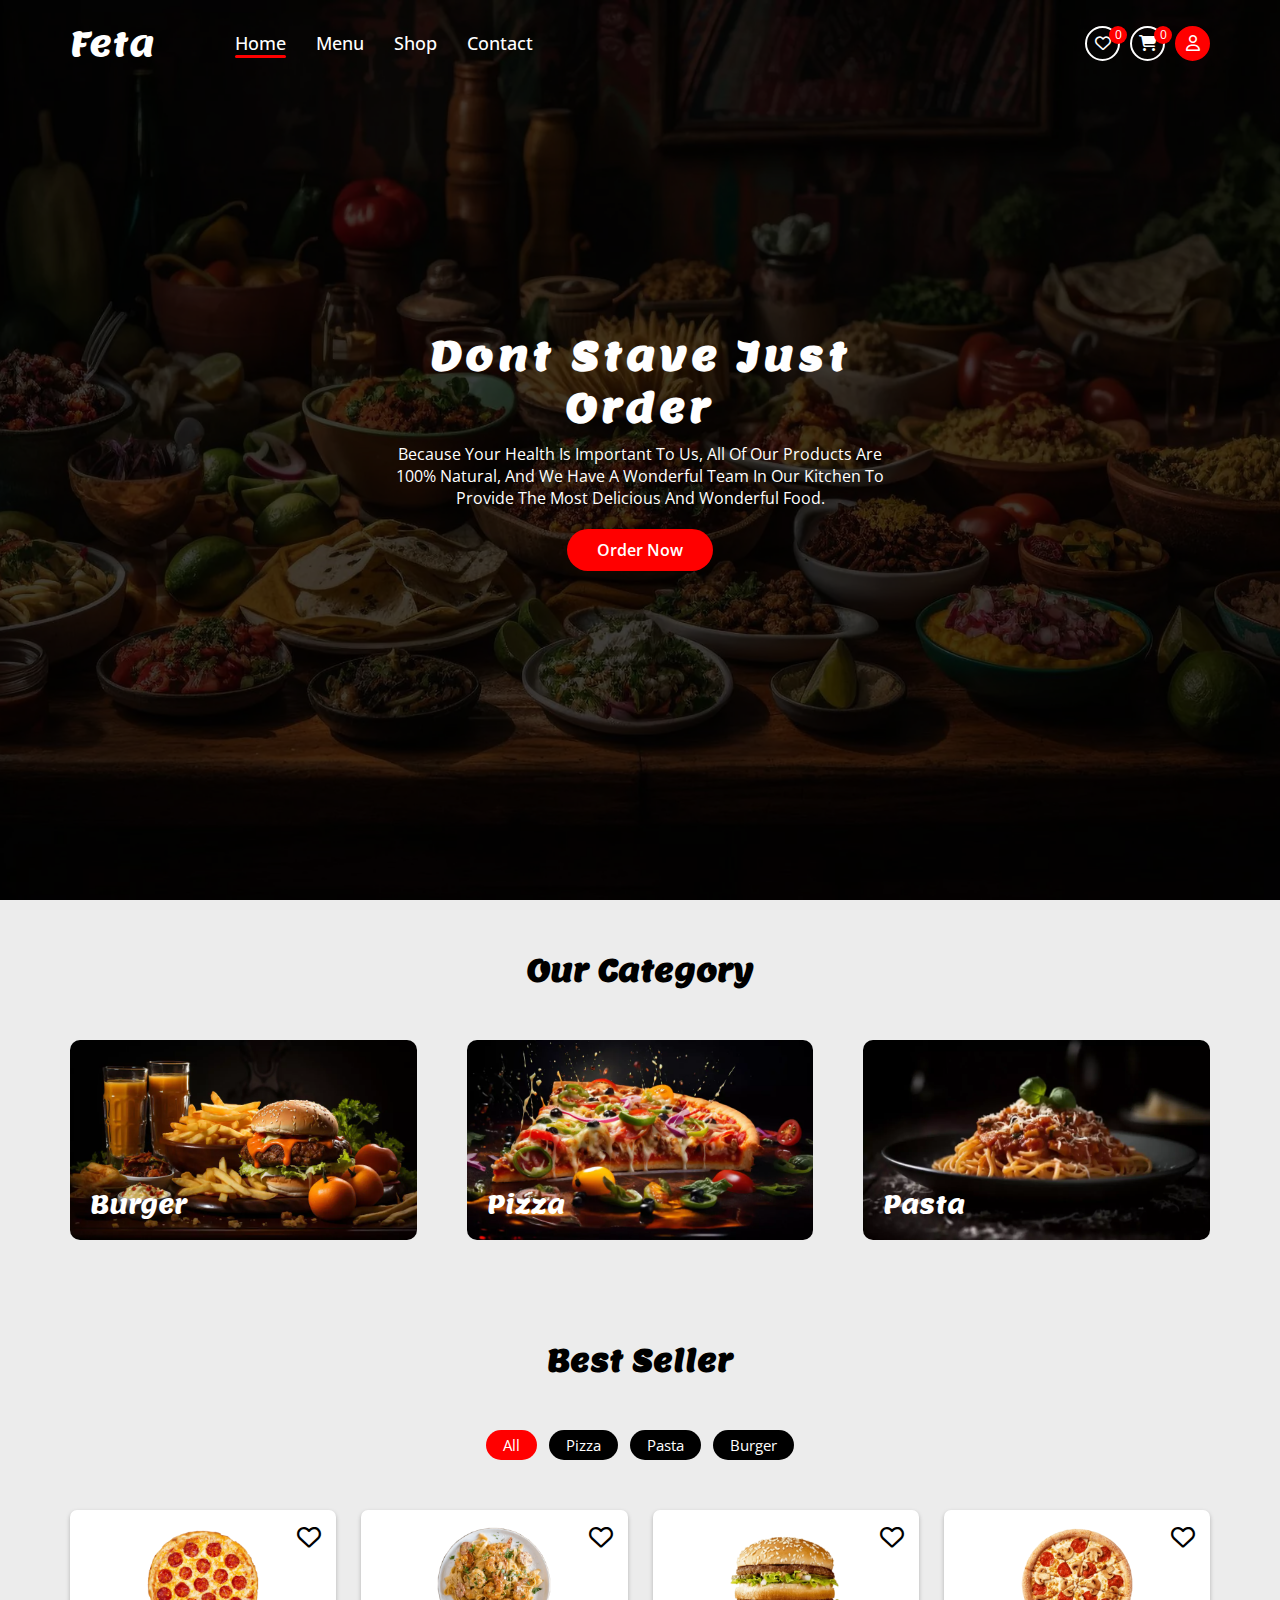
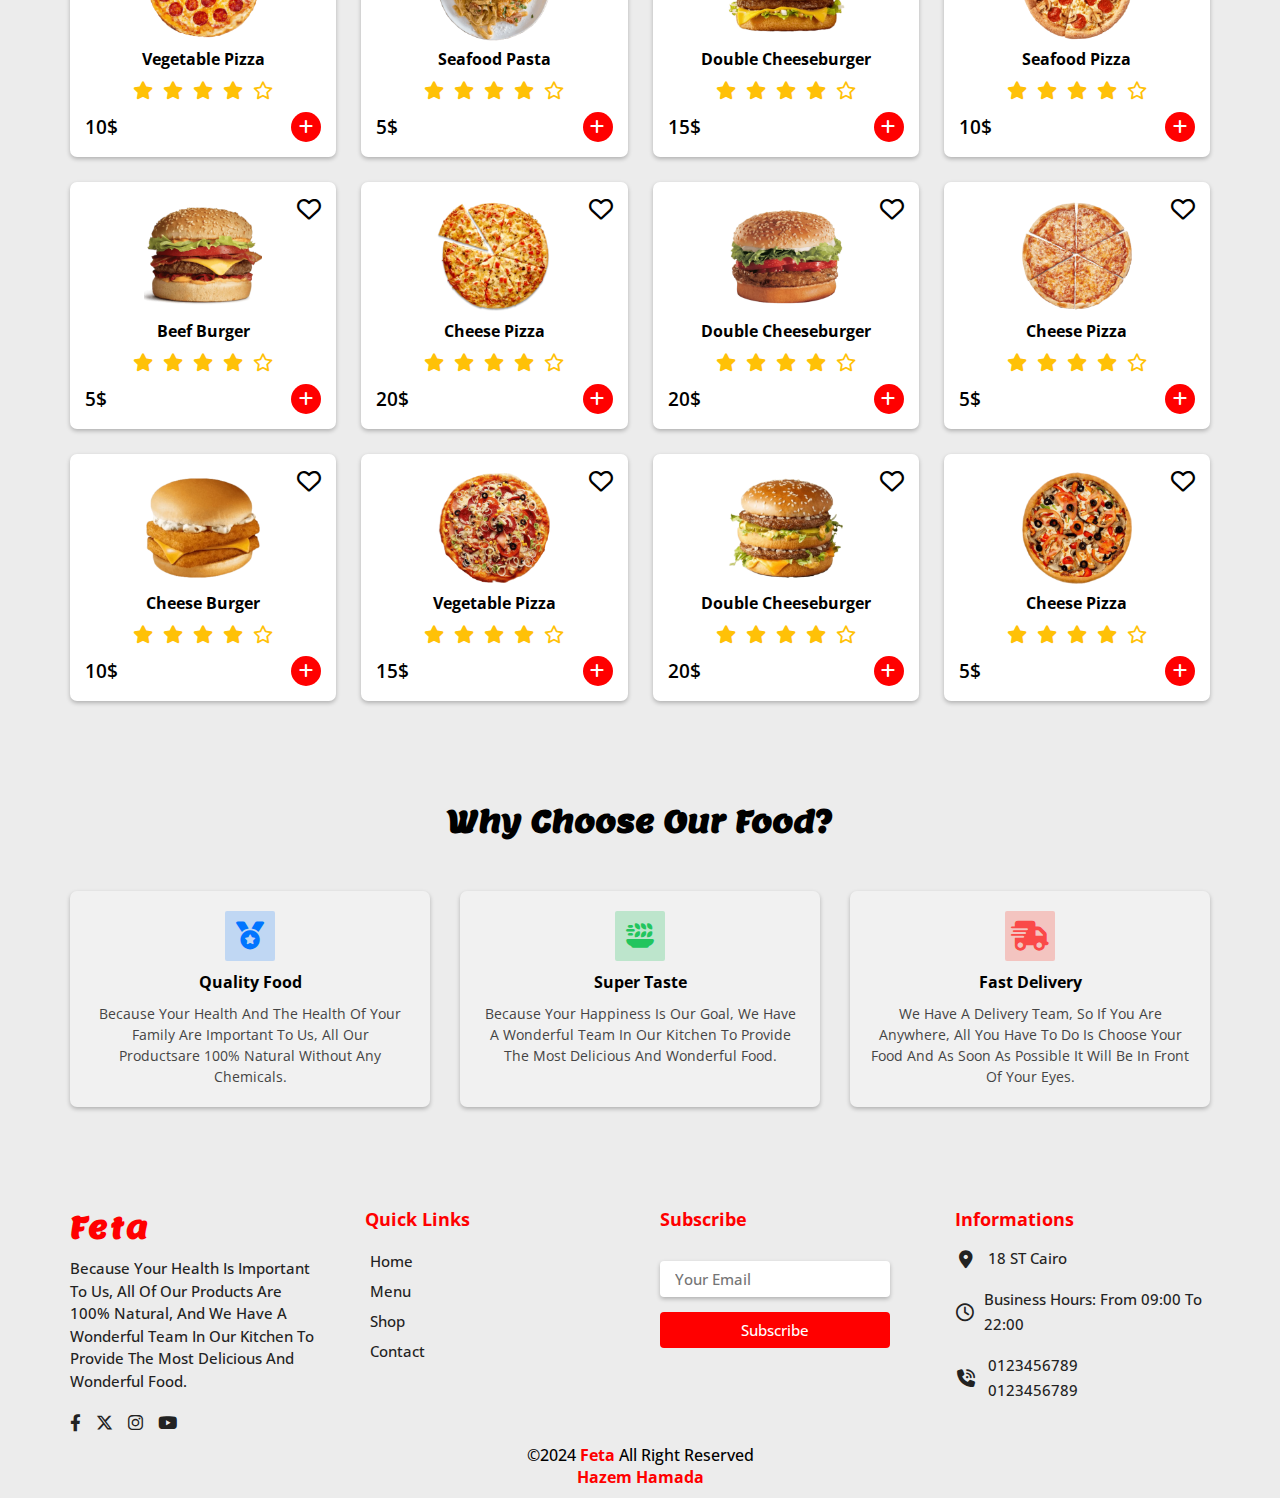
<file: index.html>
<!DOCTYPE html>
<html lang="en">
    <head>
        <meta charset="UTF-8">
        <meta name="viewport" content="width=device-width, initial-scale=1.0">
        <title>Feta</title>
        <link rel="stylesheet" href="css/all.min.css">
        <link rel="stylesheet" href="css/main.css">
        <link rel="preconnect" href="https://fonts.googleapis.com">
        <link rel="preconnect" href="https://fonts.gstatic.com" crossorigin>
        <link rel="stylesheet" href="https://fonts.googleapis.com/css2?family=Lemon&family=Open+Sans:wght@400;500;600;700;800&display=swap">
    </head>
    <body>
        <div class="header">
            <div class="container">
                <a class="logo" href="index.html">Feta</a>
                <div class="nav">
                    <ul class="links">
                        <li><a href="index.html" class="active">Home</a></li>
                        <li><a href="menu.html">Menu</a></li>
                        <li><a href="shop.html">Shop</a></li>
                        <li><a href="contact.html">Contact</a></li>
                    </ul>
                    <ul class="icons">
                        <li class="favoriteIcon">
                            <i class="fa-regular fa-heart"></i>
                            <span class="count">0</span>
                        </li>
                        <li class="cartIcon">
                            <i class="fa-solid fa-cart-shopping"></i>
                            <span class="count">0</span>
                        </li>
                        <li class="toggle-menu">
                            <i class="fa-solid fa-bars"></i>
                        </li>
                        <li>
                            <i class="fa-regular fa-user"></i>
                        </li>
                    </ul>
                </div>
            </div>
        </div>
        <div class="home-landing">
            <div class="text">
                <h2>Dont Stave Just Order</h2>
                <p>
                    Because your health is important to us, all of our products are 100% natural, and we
                    have a wonderful team in our kitchen to provide the most delicious and wonderful food.
                </p>
                <a href="shop.html" class="btn">Order Now</a>
            </div>
        </div>
        <div class="cart">
            <div class="head">
                <h3>Cart Products</h3>
                <i class="close fa-solid fa-xmark"></i>
            </div>
            <ul class="cartProducts"></ul>
            <div class="checkOut">
                <div class="cleanCart"><i class="fa-solid fa-trash"></i></div>
                <div class="total">0</div>
            </div>
        </div>
        <div class="favorite">
            <div class="head">
                <h3>Favorite Products</h3>
                <i class="close fa-solid fa-xmark"></i>
            </div>
            <ul class="favoriteProducts"></ul>
            <div class="checkOut">
                <div class="cleanFavorite"><i class="fa-solid fa-trash"></i></div>
            </div>
        </div>
        <div class="up">
            <i class="fa-solid fa-arrow-up"></i>
        </div>
        <div class="category">
            <div class="container">
                <h2 class="main-heading">Our Category</h2>
                <div class="cards">
                    <div class="card">
                        <span>Burger</span>
                    </div>
                    <div class="card">
                        <span>Pizza</span>
                    </div>
                    <div class="card">
                        <span>Pasta</span>
                    </div>
                </div>
            </div>
        </div>
        <div class="best-seller">
            <div class="container">
                <h2 class="main-heading">Best Seller</h2>
                <ul class="shuffle">
                    <li class="active" data-class=".all">All</li>
                    <li data-class=".pizza">Pizza</li>
                    <li data-class=".pasta">Pasta</li>
                    <li data-class=".burger">Burger</li>
                </ul>
                <div class="cards-container"></div>
            </div>
        </div>
        <div class="features">
            <div class="container">
                <h2 class="main-heading">Why Choose Our Food?</h2>
                <div class="cards-container">
                    <div class="card">
                        <i class="blue fa-solid fa-medal"></i>
                        <h4>Quality Food</h4>
                        <p>
                            Because Your Health And The Health Of Your Family Are Important To Us, All
                            Our Productsare 100% Natural Without Any Chemicals.
                        </p>
                    </div>
                    <div class="card">
                        <i class="green fa-solid fa-plate-wheat"></i>
                        <h4>Super Taste</h4>
                        <p>
                            Because Your Happiness Is Our Goal, We Have A Wonderful Team In Our Kitchen
                            To Provide The Most Delicious And Wonderful Food.
                        </p>
                    </div>
                    <div class="card">
                        <i class="red fa-solid fa-truck-fast"></i>
                        <h4>Fast Delivery</h4>
                        <p>
                            We Have A Delivery Team, So If You Are Anywhere, All You Have To Do Is Choose
                            Your Food And As Soon As Possible It Will Be In Front Of Your Eyes.
                        </p>
                    </div>
                </div>
            </div>
        </div>
        <div class="footer">
            <div class="container">
                <div class="box">
                    <h2>Feta</h2>
                    <p>
                        Because your health is important to us, all of our products are 100% natural, and we
                        have a wonderful team in our kitchen to provide the most delicious and wonderful food.
                    </p>
                    <ul>
                        <li><i class="fa-brands fa-facebook-f"></i></li>
                        <li><i class="fa-brands fa-x-twitter"></i></li>
                        <li><i class="fa-brands fa-instagram"></i></li>
                        <li><i class="fa-brands fa-youtube"></i></li>
                    </ul>
                </div>
                <div class="links">
                    <h4>Quick Links</h4>
                    <ul>
                        <li><a href="index.html">Home</a></li>
                        <li><a href="menu.html">Menu</a></li>
                        <li><a href="shop.html">Shop</a></li>
                        <li><a href="contact.html">Contact</a></li>
                    </ul>
                </div>
                <div class="subscribe">
                    <h4>Subscribe</h4>
                    <form action="">
                        <input type="email" placeholder="Your Email">
                        <input type="submit" value="Subscribe">
                    </form>
                </div>
                <div class="info">
                    <h4>Informations</h4>
                    <div class="line">
                        <i class="fas fa-map-marker-alt fa-fw"></i>
                        <div>18 ST Cairo</div>
                    </div>
                    <div class="line">
                        <i class="far fa-clock fa-fw"></i>
                        <div>Business Hours: From 09:00 To 22:00</div>
                    </div>
                    <div class="line">
                        <i class="fas fa-phone-volume fa-fw"></i>
                        <div>
                            <span>0123456789</span>
                            <span>0123456789</span>
                        </div>
                    </div>
                </div>
            </div>
            <div class="copyRight">
                <p>&copy;2024 <span>Feta</span> All Right Reserved</p>
                <span>Hazem Hamada</span>
            </div>
        </div>
        <script src="js/main.js"></script>
    </body>
</html>
</file>
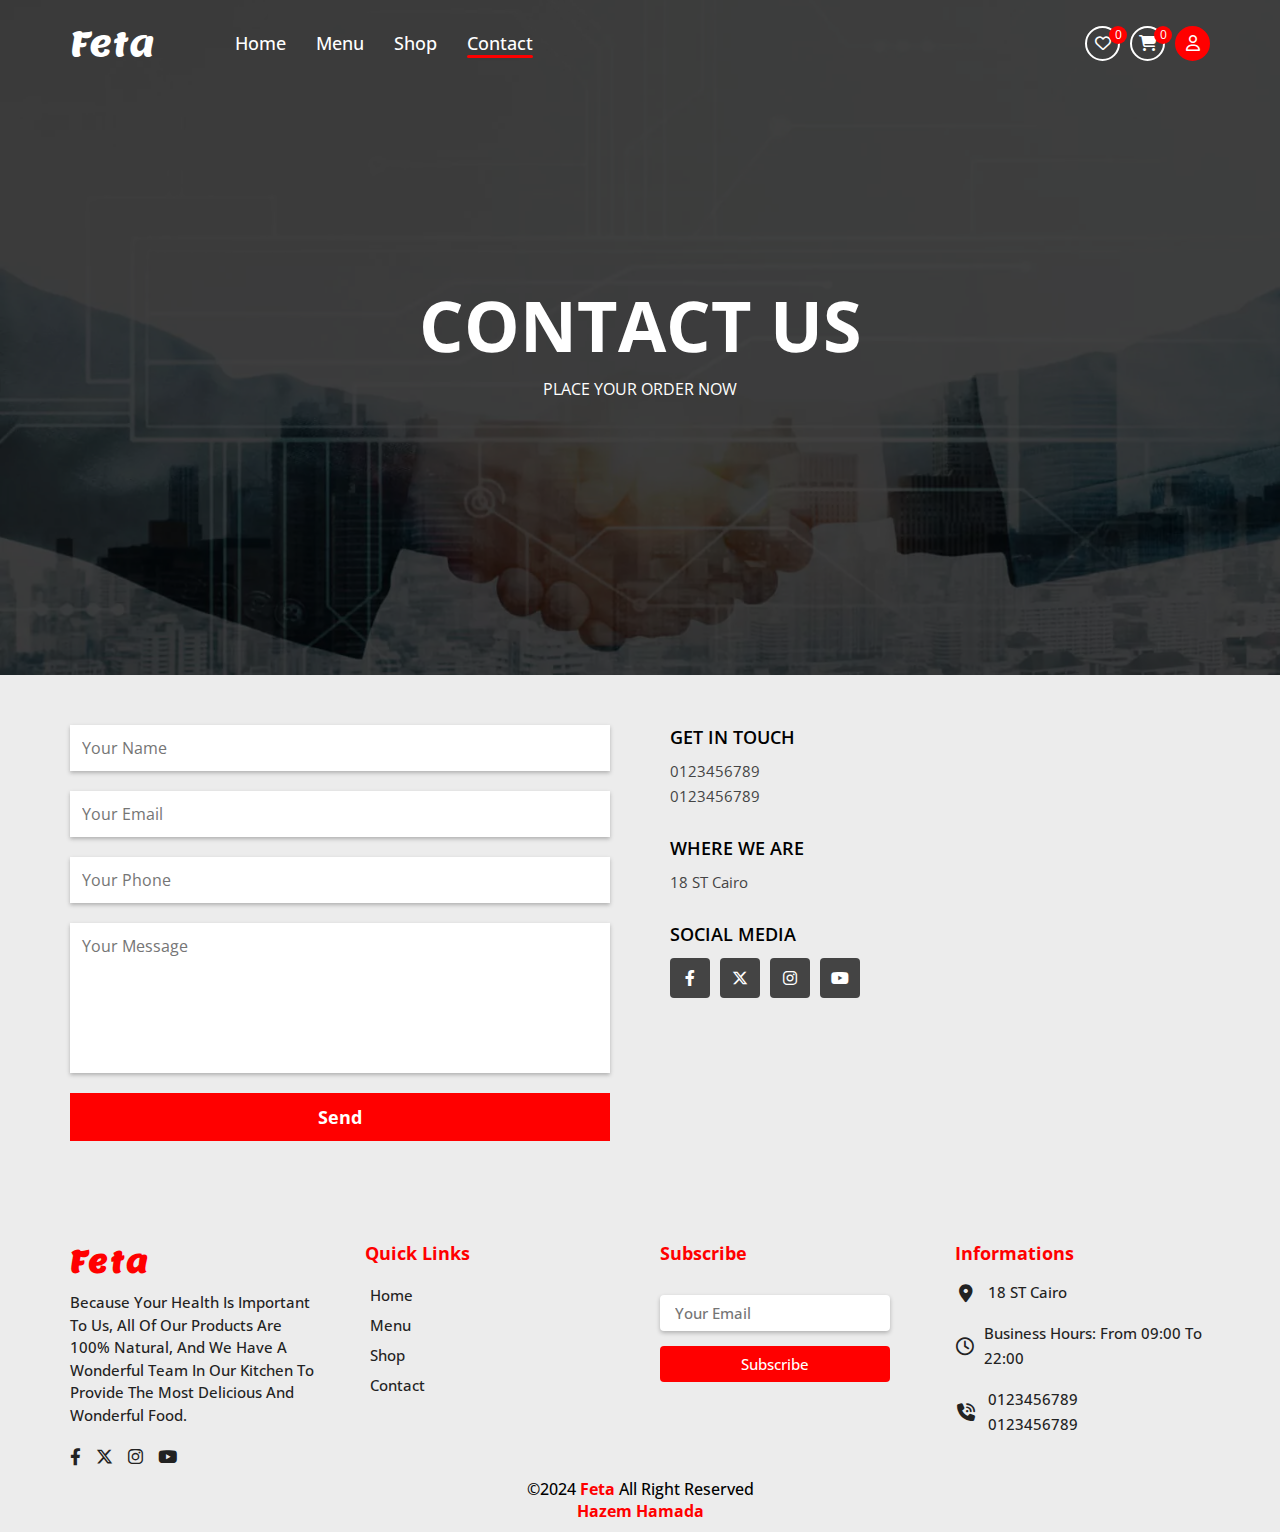
<file: contact.html>
<!DOCTYPE html>
<html lang="en">
    <head>
        <meta charset="UTF-8">
        <meta name="viewport" content="width=device-width, initial-scale=1.0">
        <title>Feta</title>
        <link rel="stylesheet" href="css/all.min.css">
        <link rel="stylesheet" href="css/main.css">
        <link rel="preconnect" href="https://fonts.googleapis.com">
        <link rel="preconnect" href="https://fonts.gstatic.com" crossorigin>
        <link rel="stylesheet" href="https://fonts.googleapis.com/css2?family=Lemon&family=Open+Sans:wght@400;500;600;700;800&display=swap">
    </head>
    <body>
        <div class="header">
            <div class="container">
                <a class="logo" href="index.html">Feta</a>
                <div class="nav">
                    <ul class="links">
                        <li><a href="index.html">Home</a></li>
                        <li><a href="menu.html">Menu</a></li>
                        <li><a href="shop.html">Shop</a></li>
                        <li><a href="contact.html" class="active">Contact</a></li>
                    </ul>
                    <ul class="icons">
                        <li class="favoriteIcon">
                            <i class="fa-regular fa-heart"></i>
                            <span class="count">0</span>
                        </li>
                        <li class="cartIcon">
                            <i class="fa-solid fa-cart-shopping"></i>
                            <span class="count">0</span>
                        </li>
                        <li class="toggle-menu">
                            <i class="fa-solid fa-bars"></i>
                        </li>
                        <li>
                            <i class="fa-regular fa-user"></i>
                        </li>
                    </ul>
                </div>
            </div>
        </div>
        <div class="contact-landing">
            <div class="text">
                <h2>Contact Us</h2>
                <p>Place your order now</p>
            </div>
        </div>
        <div class="cart">
            <div class="head">
                <h3>Cart Products</h3>
                <i class="close fa-solid fa-xmark"></i>
            </div>
            <ul class="cartProducts"></ul>
            <div class="checkOut">
                <div class="cleanCart"><i class="fa-solid fa-trash"></i></div>
                <div class="total">0</div>
            </div>
        </div>
        <div class="favorite">
            <div class="head">
                <h3>Favorite Products</h3>
                <i class="close fa-solid fa-xmark"></i>
            </div>
            <ul class="favoriteProducts"></ul>
            <div class="checkOut">
                <div class="cleanFavorite"><i class="fa-solid fa-trash"></i></div>
            </div>
        </div>
        <div class="up">
            <i class="fa-solid fa-arrow-up"></i>
        </div>
        <div class="contact">
            <div class="container">
                <form action="">
                    <input class="input" type="text" name="name" placeholder="Your Name">
                    <input class="input" type="email" name="email" placeholder="Your Email">
                    <input class="input" type="text" name="phone" placeholder="Your Phone">
                    <textarea class="input" name="message" placeholder="Your Message"></textarea>
                    <input class="submit" type="submit" value="Send">
                </form>
                <div class="info">
                    <h4>Get In Touch</h4>
                    <span>0123456789</span>
                    <span>0123456789</span>
                    <h4>Where We Are</h4>
                    <span>18 ST Cairo</span>
                    <h4>Social Media</h4>
                    <ul>
                        <li><i class="fa-brands fa-facebook-f"></i></li>
                        <li><i class="fa-brands fa-x-twitter"></i></li>
                        <li><i class="fa-brands fa-instagram"></i></li>
                        <li><i class="fa-brands fa-youtube"></i></li>
                    </ul>
                </div>
            </div>
        </div>
        <div class="footer">
            <div class="container">
                <div class="box">
                    <h2>Feta</h2>
                    <p>
                        Because your health is important to us, all of our products are 100% natural, and we
                        have a wonderful team in our kitchen to provide the most delicious and wonderful food.
                    </p>
                    <ul>
                        <li><i class="fa-brands fa-facebook-f"></i></li>
                        <li><i class="fa-brands fa-x-twitter"></i></li>
                        <li><i class="fa-brands fa-instagram"></i></li>
                        <li><i class="fa-brands fa-youtube"></i></li>
                    </ul>
                </div>
                <div class="links">
                    <h4>Quick Links</h4>
                    <ul>
                        <li><a href="index.html">Home</a></li>
                        <li><a href="menu.html">Menu</a></li>
                        <li><a href="shop.html">Shop</a></li>
                        <li><a href="contact.html">Contact</a></li>
                    </ul>
                </div>
                <div class="subscribe">
                    <h4>Subscribe</h4>
                    <form action="">
                        <input type="email" placeholder="Your Email">
                        <input type="submit" value="Subscribe">
                    </form>
                </div>
                <div class="info">
                    <h4>Informations</h4>
                    <div class="line">
                        <i class="fas fa-map-marker-alt fa-fw"></i>
                        <div>18 ST Cairo</div>
                    </div>
                    <div class="line">
                        <i class="far fa-clock fa-fw"></i>
                        <div>Business Hours: From 09:00 To 22:00</div>
                    </div>
                    <div class="line">
                        <i class="fas fa-phone-volume fa-fw"></i>
                        <div>
                            <span>0123456789</span>
                            <span>0123456789</span>
                        </div>
                    </div>
                </div>
            </div>
            <div class="copyRight">
                <p>&copy;2024 <span>Feta</span> All Right Reserved</p>
                <span>Hazem Hamada</span>
            </div>
        </div>
        <script src="js/main.js"></script>
    </body>
</html>
</file>
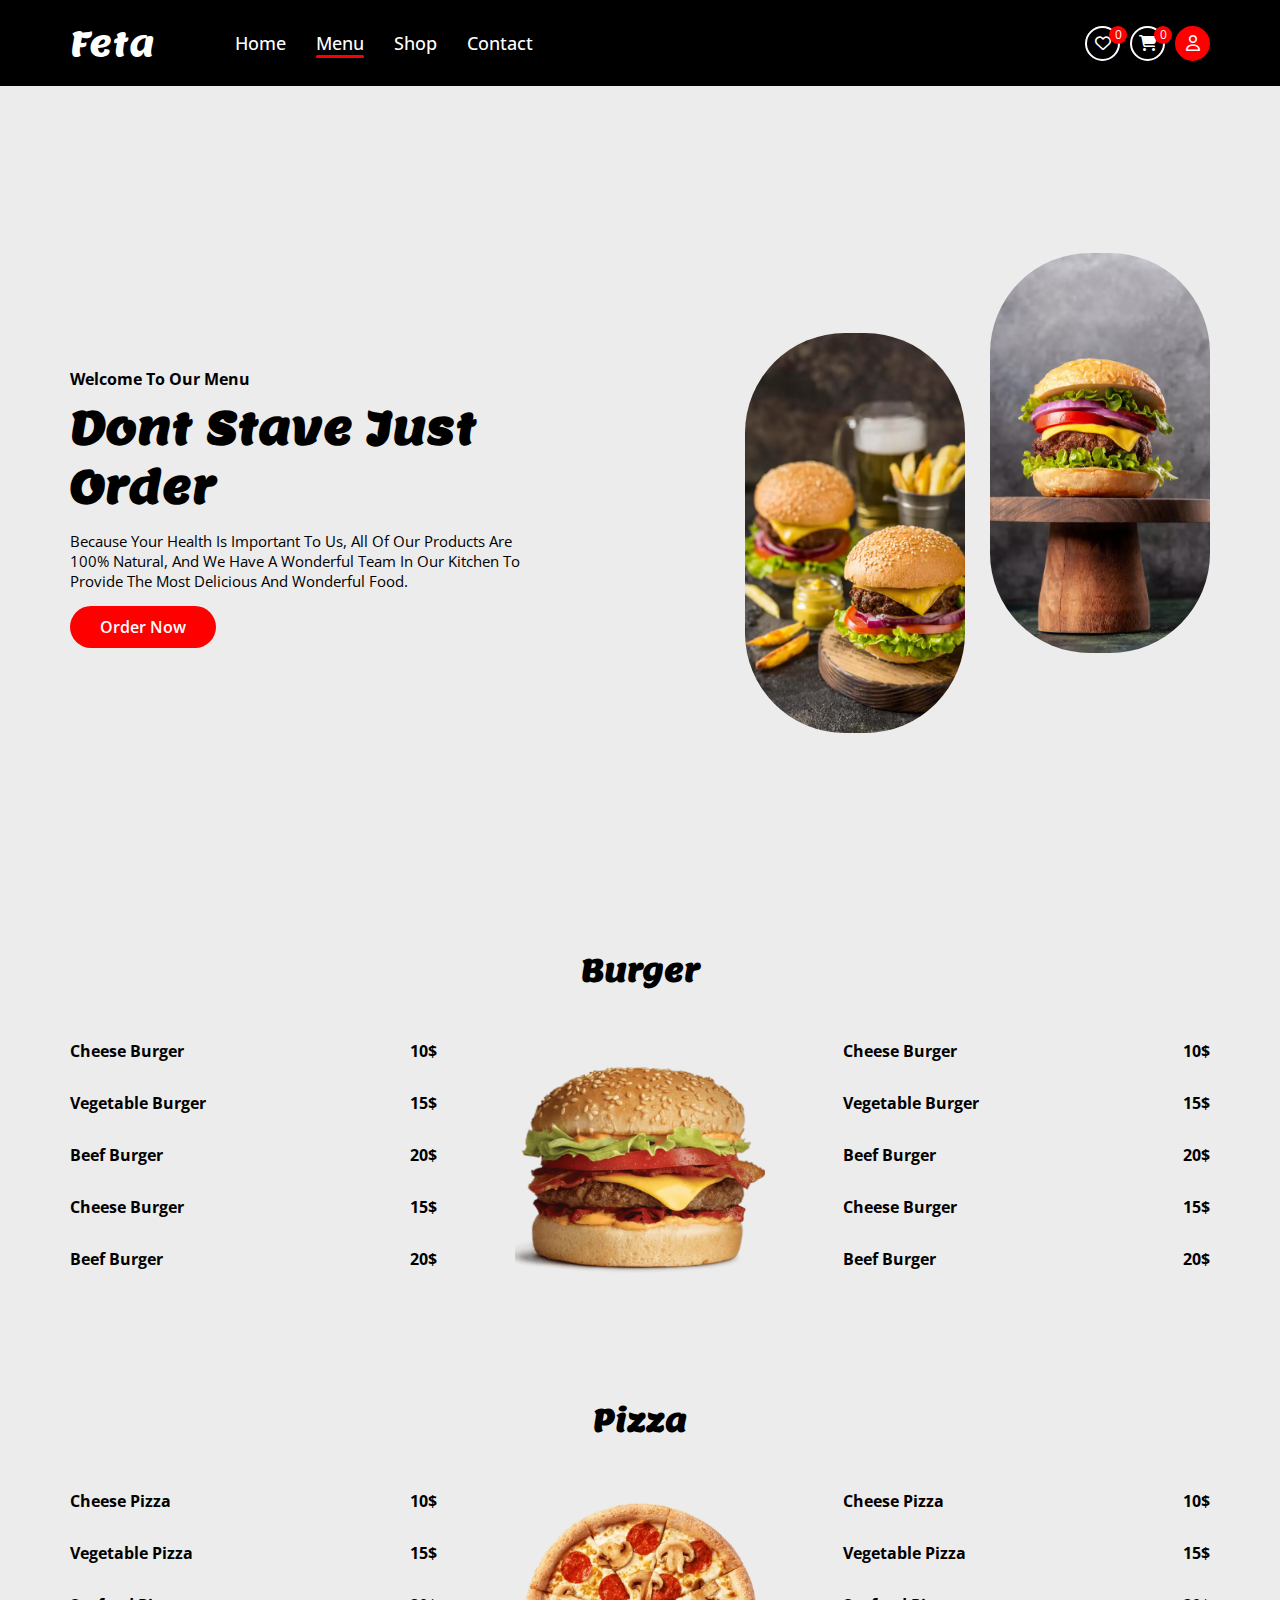
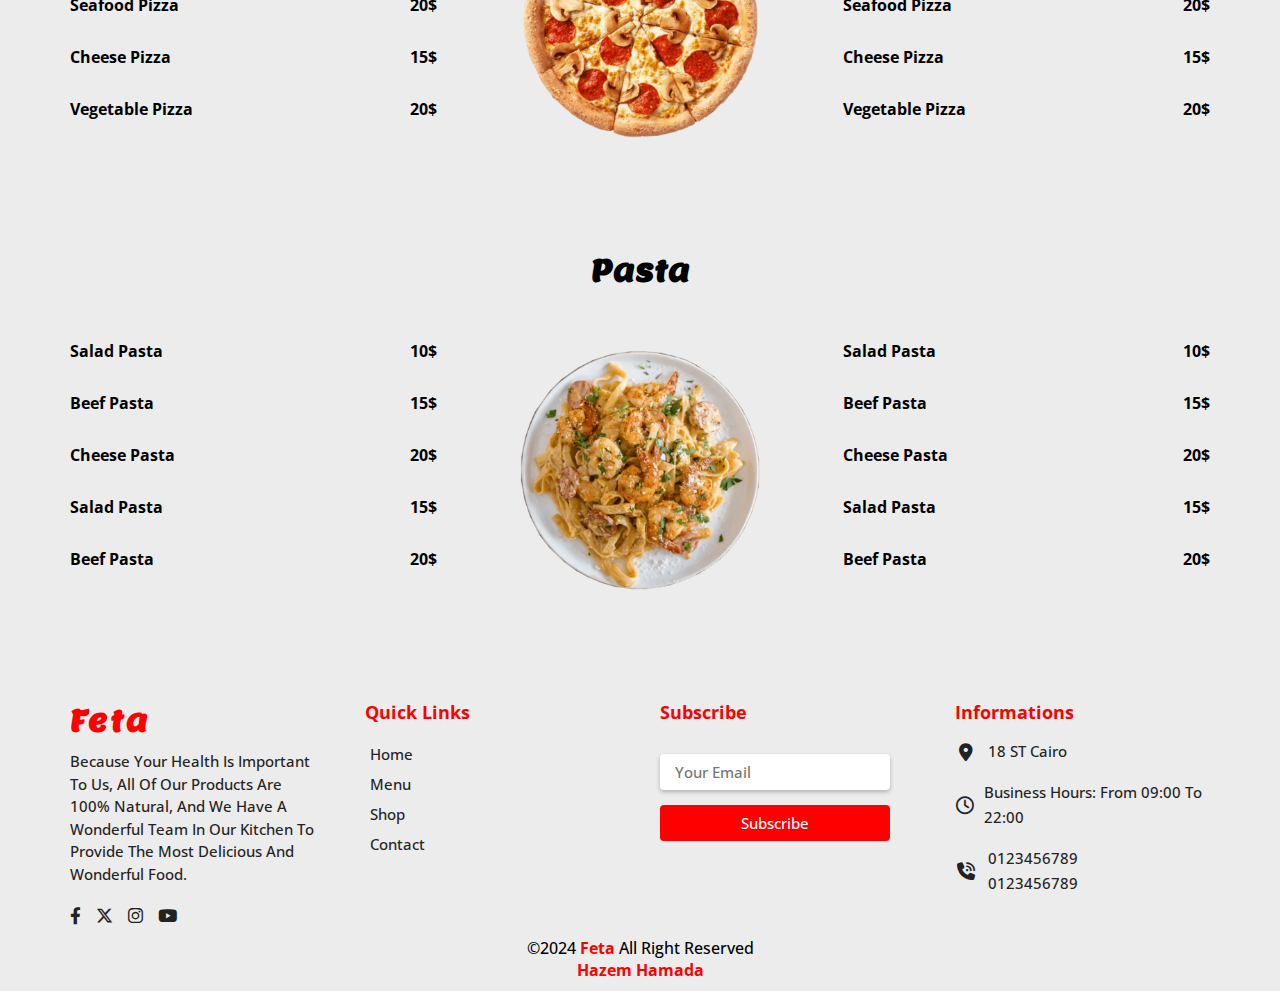
<file: menu.html>
<!DOCTYPE html>
<html lang="en">
    <head>
        <meta charset="UTF-8">
        <meta name="viewport" content="width=device-width, initial-scale=1.0">
        <title>Feta</title>
        <link rel="stylesheet" href="css/all.min.css">
        <link rel="stylesheet" href="css/main.css">
        <link rel="preconnect" href="https://fonts.googleapis.com">
        <link rel="preconnect" href="https://fonts.gstatic.com" crossorigin>
        <link rel="stylesheet" href="https://fonts.googleapis.com/css2?family=Lemon&family=Open+Sans:wght@400;500;600;700;800&display=swap">
    </head>
    <body>
        <div class="header dark">
            <div class="container">
                <a class="logo" href="index.html">Feta</a>
                <div class="nav">
                    <ul class="links">
                        <li><a href="index.html">Home</a></li>
                        <li><a href="menu.html" class="active">Menu</a></li>
                        <li><a href="shop.html">Shop</a></li>
                        <li><a href="contact.html">Contact</a></li>
                    </ul>
                    <ul class="icons">
                        <li class="favoriteIcon">
                            <i class="fa-regular fa-heart"></i>
                            <span class="count">0</span>
                        </li>
                        <li class="cartIcon">
                            <i class="fa-solid fa-cart-shopping"></i>
                            <span class="count">0</span>
                        </li>
                        <li class="toggle-menu">
                            <i class="fa-solid fa-bars"></i>
                        </li>
                        <li>
                            <i class="fa-regular fa-user"></i>
                        </li>
                    </ul>
                </div>
            </div>
        </div>
        <div class="menu-landing">
            <div class="container">
                <div class="text">
                    <h2>
                        <span>Welcome To Our Menu</span><br>
                        Dont Stave Just Order
                    </h2>
                    <p>
                        Because your health is important to us, all of our products are 100% natural, and we
                        have a wonderful team in our kitchen to provide the most delicious and wonderful food.
                    </p>
                    <a href="shop.html" class="btn">Order Now</a>
                </div>
                <div class="image">
                    <div class="one"></div>
                    <div class="two"></div>
                </div>
            </div>
        </div>
        <div class="cart">
            <div class="head">
                <h3>Cart Products</h3>
                <i class="close fa-solid fa-xmark"></i>
            </div>
            <ul class="cartProducts"></ul>
            <div class="checkOut">
                <div class="cleanCart"><i class="fa-solid fa-trash"></i></div>
                <div class="total">0</div>
            </div>
        </div>
        <div class="favorite">
            <div class="head">
                <h3>Favorite Products</h3>
                <i class="close fa-solid fa-xmark"></i>
            </div>
            <ul class="favoriteProducts"></ul>
            <div class="checkOut">
                <div class="cleanFavorite"><i class="fa-solid fa-trash"></i></div>
            </div>
        </div>
        <div class="up">
            <i class="fa-solid fa-arrow-up"></i>
        </div>
        <div class="food-menu">
            <div class="container">
                <h2 class="main-heading">Burger</h2>
                <div class="cards-container">
                    <div>
                        <ul>
                            <li>
                                Cheese Burger
                                <span>10&dollar;</span>
                            </li>
                            <li>
                                Vegetable Burger
                                <span>15&dollar;</span>
                            </li>
                            <li>
                                Beef Burger
                                <span>20&dollar;</span>
                            </li>
                            <li>
                                Cheese Burger
                                <span>15&dollar;</span>
                            </li>
                            <li>
                                Beef Burger
                                <span>20&dollar;</span>
                            </li>
                        </ul>
                    </div>
                    <div class="image">
                        <img src="images/burger-2.webp" alt="burger" loading="lazy">
                    </div>
                    <div>
                        <ul>
                            <li>
                                Cheese Burger
                                <span>10&dollar;</span>
                            </li>
                            <li>
                                Vegetable Burger
                                <span>15&dollar;</span>
                            </li>
                            <li>
                                Beef Burger
                                <span>20&dollar;</span>
                            </li>
                            <li>
                                Cheese Burger
                                <span>15&dollar;</span>
                            </li>
                            <li>
                                Beef Burger
                                <span>20&dollar;</span>
                            </li>
                        </ul>
                    </div>
                </div>
            </div>
        </div>
        <div class="food-menu">
            <div class="container">
                <h2 class="main-heading">Pizza</h2>
                <div class="cards-container">
                    <div>
                        <ul>
                            <li>
                                Cheese Pizza
                                <span>10&dollar;</span>
                            </li>
                            <li>
                                Vegetable Pizza
                                <span>15&dollar;</span>
                            </li>
                            <li>
                                Seafood Pizza
                                <span>20&dollar;</span>
                            </li>
                            <li>
                                Cheese Pizza
                                <span>15&dollar;</span>
                            </li>
                            <li>
                                Vegetable Pizza
                                <span>20&dollar;</span>
                            </li>
                        </ul>
                    </div>
                    <div class="image">
                        <img src="images/pizza-2.webp" alt="pizza" loading="lazy">
                    </div>
                    <div>
                        <ul>
                            <li>
                                Cheese Pizza
                                <span>10&dollar;</span>
                            </li>
                            <li>
                                Vegetable Pizza
                                <span>15&dollar;</span>
                            </li>
                            <li>
                                Seafood Pizza
                                <span>20&dollar;</span>
                            </li>
                            <li>
                                Cheese Pizza
                                <span>15&dollar;</span>
                            </li>
                            <li>
                                Vegetable Pizza
                                <span>20&dollar;</span>
                            </li>
                        </ul>
                    </div>
                </div>
            </div>
        </div>
        <div class="food-menu">
            <div class="container">
                <h2 class="main-heading">Pasta</h2>
                <div class="cards-container">
                    <div>
                        <ul>
                            <li>
                                Salad Pasta
                                <span>10&dollar;</span>
                            </li>
                            <li>
                                Beef Pasta
                                <span>15&dollar;</span>
                            </li>
                            <li>
                                Cheese Pasta
                                <span>20&dollar;</span>
                            </li>
                            <li>
                                Salad Pasta
                                <span>15&dollar;</span>
                            </li>
                            <li>
                                Beef Pasta
                                <span>20&dollar;</span>
                            </li>
                        </ul>
                    </div>
                    <div class="image">
                        <img src="images/pasta-1.webp" alt="pasta" loading="lazy">
                    </div>
                    <div>
                        <ul>
                            <li>
                                Salad Pasta
                                <span>10&dollar;</span>
                            </li>
                            <li>
                                Beef Pasta
                                <span>15&dollar;</span>
                            </li>
                            <li>
                                Cheese Pasta
                                <span>20&dollar;</span>
                            </li>
                            <li>
                                Salad Pasta
                                <span>15&dollar;</span>
                            </li>
                            <li>
                                Beef Pasta
                                <span>20&dollar;</span>
                            </li>
                        </ul>
                    </div>
                </div>
            </div>
        </div>
        <div class="footer">
            <div class="container">
                <div class="box">
                    <h2>Feta</h2>
                    <p>
                        Because your health is important to us, all of our products are 100% natural, and we
                        have a wonderful team in our kitchen to provide the most delicious and wonderful food.
                    </p>
                    <ul>
                        <li><i class="fa-brands fa-facebook-f"></i></li>
                        <li><i class="fa-brands fa-x-twitter"></i></li>
                        <li><i class="fa-brands fa-instagram"></i></li>
                        <li><i class="fa-brands fa-youtube"></i></li>
                    </ul>
                </div>
                <div class="links">
                    <h4>Quick Links</h4>
                    <ul>
                        <li><a href="index.html">Home</a></li>
                        <li><a href="menu.html">Menu</a></li>
                        <li><a href="shop.html">Shop</a></li>
                        <li><a href="contact.html">Contact</a></li>
                    </ul>
                </div>
                <div class="subscribe">
                    <h4>Subscribe</h4>
                    <form action="">
                        <input type="email" placeholder="Your Email">
                        <input type="submit" value="Subscribe">
                    </form>
                </div>
                <div class="info">
                    <h4>Informations</h4>
                    <div class="line">
                        <i class="fas fa-map-marker-alt fa-fw"></i>
                        <div>18 ST Cairo</div>
                    </div>
                    <div class="line">
                        <i class="far fa-clock fa-fw"></i>
                        <div>Business Hours: From 09:00 To 22:00</div>
                    </div>
                    <div class="line">
                        <i class="fas fa-phone-volume fa-fw"></i>
                        <div>
                            <span>0123456789</span>
                            <span>0123456789</span>
                        </div>
                    </div>
                </div>
            </div>
            <div class="copyRight">
                <p>&copy;2024 <span>Feta</span> All Right Reserved</p>
                <span>Hazem Hamada</span>
            </div>
        </div>
        <script src="js/main.js"></script>
    </body>
</html>
</file>
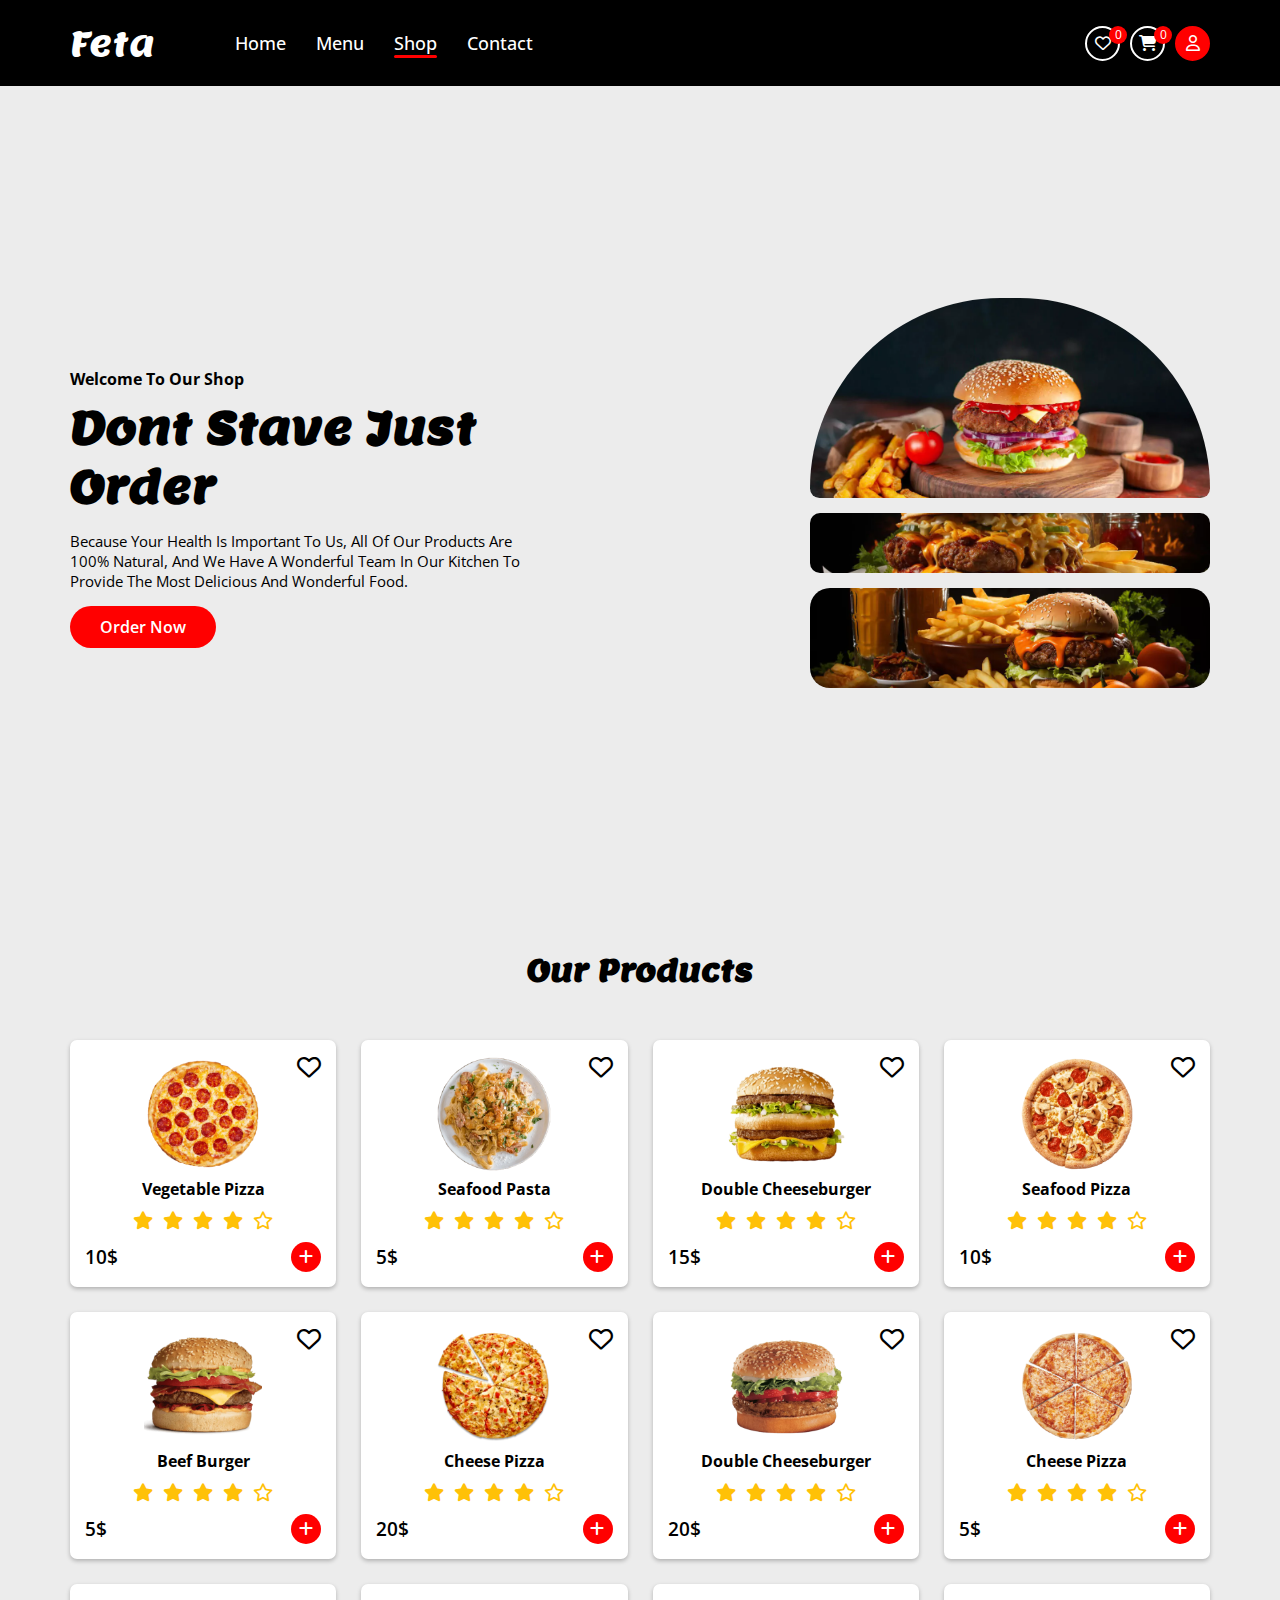
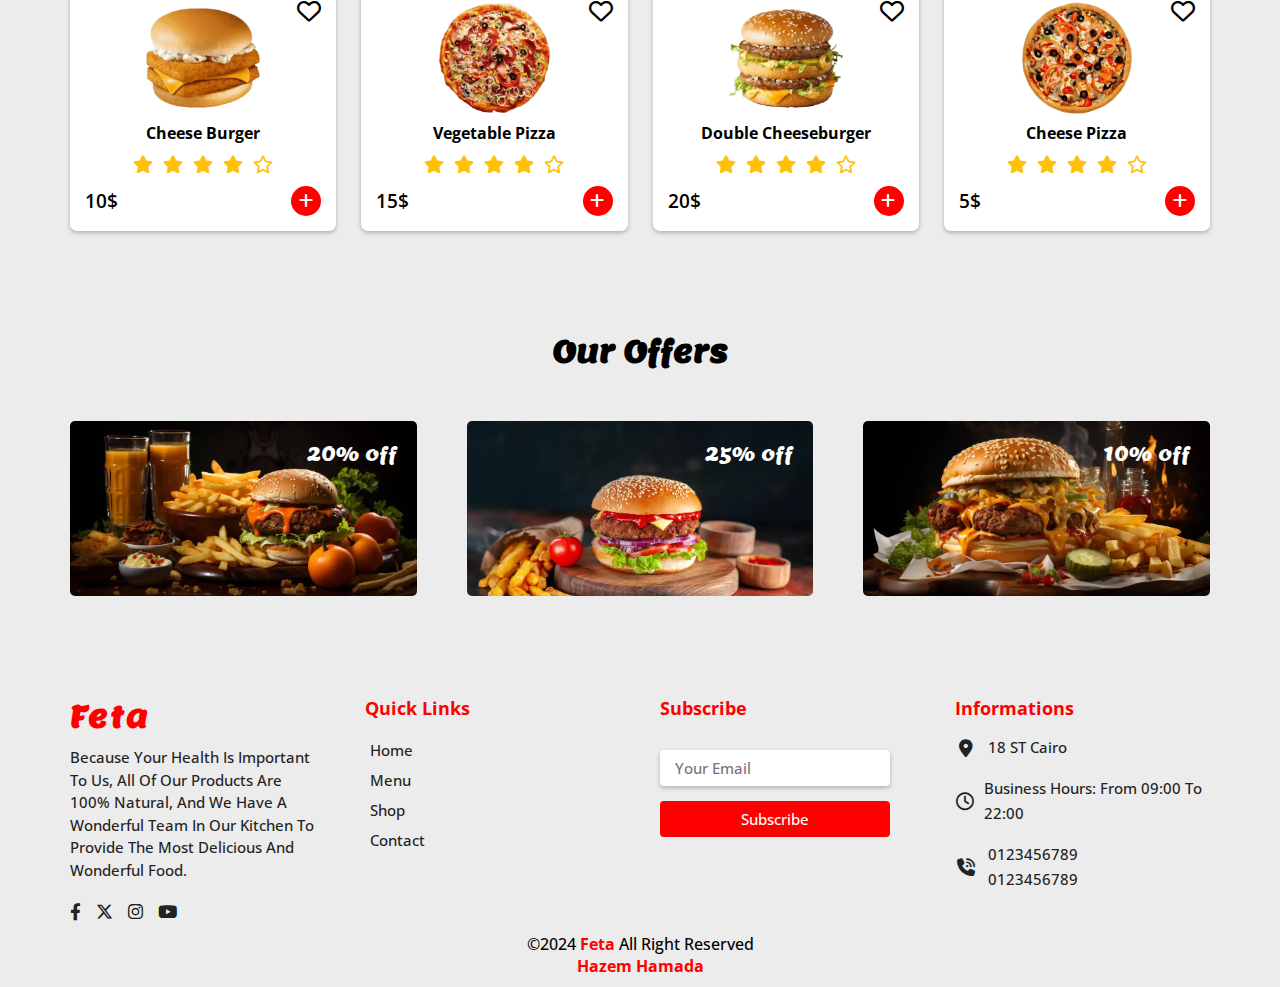
<file: shop.html>
<!DOCTYPE html>
<html lang="en">
    <head>
        <meta charset="UTF-8">
        <meta name="viewport" content="width=device-width, initial-scale=1.0">
        <title>Feta</title>
        <link rel="stylesheet" href="css/all.min.css">
        <link rel="stylesheet" href="css/main.css">
        <link rel="preconnect" href="https://fonts.googleapis.com">
        <link rel="preconnect" href="https://fonts.gstatic.com" crossorigin>
        <link rel="stylesheet" href="https://fonts.googleapis.com/css2?family=Lemon&family=Open+Sans:wght@400;500;600;700;800&display=swap">
    </head>
    <body>
        <div class="header dark">
            <div class="container">
                <a class="logo" href="index.html">Feta</a>
                <div class="nav">
                    <ul class="links">
                        <li><a href="index.html">Home</a></li>
                        <li><a href="menu.html">Menu</a></li>
                        <li><a href="shop.html" class="active">Shop</a></li>
                        <li><a href="contact.html">Contact</a></li>
                    </ul>
                    <ul class="icons">
                        <li class="favoriteIcon">
                            <i class="fa-regular fa-heart"></i>
                            <span class="count">0</span>
                        </li>
                        <li class="cartIcon">
                            <i class="fa-solid fa-cart-shopping"></i>
                            <span class="count">0</span>
                        </li>
                        <li class="toggle-menu">
                            <i class="fa-solid fa-bars"></i>
                        </li>
                        <li>
                            <i class="fa-regular fa-user"></i>
                        </li>
                    </ul>
                </div>
            </div>
        </div>
        <div class="shop-landing">
            <div class="container">
                <div class="text">
                    <h2>
                        <span>Welcome To Our Shop</span><br>
                        Dont Stave Just Order
                    </h2>
                    <p>
                        Because your health is important to us, all of our products are 100% natural, and we
                        have a wonderful team in our kitchen to provide the most delicious and wonderful food.
                    </p>
                    <a href="#products" class="btn">Order Now</a>
                </div>
                <div class="image">
                    <div class="one"></div>
                    <div class="two"></div>
                    <div class="three"></div>
                </div>
            </div>
        </div>
        <div class="cart">
            <div class="head">
                <h3>Cart Products</h3>
                <i class="close fa-solid fa-xmark"></i>
            </div>
            <ul class="cartProducts"></ul>
            <div class="checkOut">
                <div class="cleanCart"><i class="fa-solid fa-trash"></i></div>
                <div class="total">0</div>
            </div>
        </div>
        <div class="favorite">
            <div class="head">
                <h3>Favorite Products</h3>
                <i class="close fa-solid fa-xmark"></i>
            </div>
            <ul class="favoriteProducts"></ul>
            <div class="checkOut">
                <div class="cleanFavorite"><i class="fa-solid fa-trash"></i></div>
            </div>
        </div>
        <div class="up">
            <i class="fa-solid fa-arrow-up"></i>
        </div>
        <div class="products" id="products">
            <div class="container">
                <h2 class="main-heading">Our Products</h2>
                <div class="cards-container"></div>
            </div>
        </div>
        <div class="offer">
            <div class="container">
                <h2 class="main-heading">Our Offers</h2>
                <div class="cards-container">
                    <div class="card">
                        <span>20% off</span>
                    </div>
                    <div class="card">
                        <span>25% off</span>
                    </div>
                    <div class="card">
                        <span>10% off</span>
                    </div>
                </div>
            </div>
        </div>
        <div class="footer">
            <div class="container">
                <div class="box">
                    <h2>Feta</h2>
                    <p>
                        Because your health is important to us, all of our products are 100% natural, and we
                        have a wonderful team in our kitchen to provide the most delicious and wonderful food.
                    </p>
                    <ul>
                        <li><i class="fa-brands fa-facebook-f"></i></li>
                        <li><i class="fa-brands fa-x-twitter"></i></li>
                        <li><i class="fa-brands fa-instagram"></i></li>
                        <li><i class="fa-brands fa-youtube"></i></li>
                    </ul>
                </div>
                <div class="links">
                    <h4>Quick Links</h4>
                    <ul>
                        <li><a href="index.html">Home</a></li>
                        <li><a href="menu.html">Menu</a></li>
                        <li><a href="shop.html">Shop</a></li>
                        <li><a href="contact.html">Contact</a></li>
                    </ul>
                </div>
                <div class="subscribe">
                    <h4>Subscribe</h4>
                    <form action="">
                        <input type="email" placeholder="Your Email">
                        <input type="submit" value="Subscribe">
                    </form>
                </div>
                <div class="info">
                    <h4>Informations</h4>
                    <div class="line">
                        <i class="fas fa-map-marker-alt fa-fw"></i>
                        <div>18 ST Cairo</div>
                    </div>
                    <div class="line">
                        <i class="far fa-clock fa-fw"></i>
                        <div>Business Hours: From 09:00 To 22:00</div>
                    </div>
                    <div class="line">
                        <i class="fas fa-phone-volume fa-fw"></i>
                        <div>
                            <span>0123456789</span>
                            <span>0123456789</span>
                        </div>
                    </div>
                </div>
            </div>
            <div class="copyRight">
                <p>&copy;2024 <span>Feta</span> All Right Reserved</p>
                <span>Hazem Hamada</span>
            </div>
        </div>
        <script src="js/main.js"></script>
    </body>
</html>
</file>
<file: css/main.css>
/* Start Global Rules */
:root {
    --main-color: #f00;
    --padding-section: 50px;
    --main-transition: 0.3s;
    --box-shadow: 0 2px 4px rgb(0 0 0 / 25%);
}
* {
    margin: 0;
    padding: 0;
    box-sizing: border-box;
    font-family: 'Open Sans', sans-serif;
}
html {
    scroll-behavior: smooth;
}
body {
    background-color: #ececec;
}
.container {
    margin: auto;
    padding-inline: 15px;
}
@media (min-width: 768px) {
    .container {
        width: 750px;
    }
}
@media (min-width: 992px) {
    .container {
        width: 970px;
    }
}
@media (min-width: 1200px) {
    .container {
        width: 1170px;
    }
}
a {
    color: inherit;
    text-decoration: none;
}
ul {
    list-style: none;
}
.main-heading {
    font-size: 30px;
    text-align: center;
    margin-bottom: 50px;
    font-family: 'Lemon', cursive;
}
.btn {
    background-color: var(--main-color);
    color: #fff;
    display: block;
    width: fit-content;
    padding: 10px 30px;
    border-radius: 30px;
    font-weight: 600;
}
.up {
    background-color: var(--main-color);
    color: #fff;
    font-size: 16px;
    width: 38px;
    height: 38px;
    border-radius: 50%;
    display: flex;
    align-items: center;
    justify-content: center;
    position: fixed;
    bottom: 10px;
    right: -40px;
    z-index: 88;
    transition: all var(---main-transition);
    cursor: pointer;
}
.up.active {
    right: 10px;
}



/* Start Home Page */
.header {
    position: absolute;
    left: 0;
    top: 0;
    width: 100%;
    z-index: 1;
}
.header.dark {
    background-color: #000;
    position: relative;
}
.header .container {
    display: flex;
    align-items: center;
    justify-content: space-between;
    padding-block: 20px;
}
.header .logo {
    color: #fff;
    font-size: 35px;
    font-family: 'Lemon', cursive;
}
.header .nav {
    flex: 1;
    margin-left: 80px;
    display: flex;
    align-items: center;
    justify-content: space-between;
}
.header .nav .links,
.header .nav .icons {
    display: flex;
}
.header .nav .links {
    gap: 30px;
}
.header .nav .links li a {
    display: block;
    color: #fff;
    font-size: 18px;
    font-weight: 500;
    position: relative;
}
.header .nav .links li a::before {
    content: "";
    background-color: var(--main-color);
    position: absolute;
    top: 100%;
    left: 0;
    width: 0;
    height: 3px;
    border-radius: 2px;
    transition: var(---main-transition);
}
.header .nav .links li a:hover::before,
.header .nav .links li a.active::before {
    width: 100%;
}
@media (max-width: 767px) {
    .header .nav {
        justify-content: flex-end;
        margin-left: 0;
    }
    .header .nav .links {
        display: none;
    }
    .header .nav .links.open {
        display: flex;
        flex-direction: column;
        gap: 20px;
        position: absolute;
        top: 100%;
        right: 15px;
        background-color: #fff;
        width: 200px;
        padding: 15px;
        border-radius: 5px;
    }
    .header .nav .links.open::before {
        content: "";
        border-width: 10px;
        border-style: solid;
        border-color: transparent transparent #fff transparent;
        position: absolute;
        top: -20px;
        right: 52px;
    }
    .header .nav .links li a {
        color: #000;
    }
    .header .nav .links li a::before {
        display: none;
    }
    .header .nav .links li a:hover,
    .header .nav .links li a.active {
        color: var(--main-color);
    }
}
.header .nav .icons {
    gap: 10px;
}
.header .nav .icons li {
    color: #fff;
    border: 2px solid #fff;
    width: 35px;
    height: 35px;
    border-radius: 50%;
    display: flex;
    align-items: center;
    justify-content: center;
    position: relative;
    cursor: pointer;
}
@media (min-width: 768px) {
    .header .nav .icons li.toggle-menu {
        display: none;
    }
}
.header .nav .icons li:last-child {
    border-color: var(--main-color);
    background-color: var(--main-color);
}
.header .nav .icons li .count {
    background-color: var(--main-color);
    width: 18px;
    height: 18px;
    border-radius: 50%;
    font-size: 12px;
    display: flex;
    align-items: center;
    justify-content: center;
    position: absolute;
    top: -2px;
    right: -9px;
}
.home-landing {
    background-image: url(../images/home-landing.webp);
    background-size: cover;
    background-position: center;
    position: relative;
    height: 100vh;
}
.home-landing::before,
.contact-landing::before {
    content: "";
    position: absolute;
    left: 0;
    top: 0;
    width: 100%;
    height: 100%;
    background-color: rgb(0 0 0 / 75%);
}
.home-landing .text {
    color: #fff;
    text-align: center;
    padding: 15px;
    position: absolute;
    top: 50%;
    left: 50%;
    transform: translate(-50%, -50%);
    width: 550px;
    max-width: 100%;
}
.home-landing .text h2 {
    font-family: 'Lemon', cursive;
    text-transform: capitalize;
    letter-spacing: 4px;
    font-size: 40px;
}
.home-landing .text p {
    text-transform: capitalize;
    margin-block: 10px 20px;
}
.home-landing .text .btn {
    margin: auto;
}
.cart,
.favorite {
    background-color: #e3e3e3;
    height: 100vh;
    width: 400px;
    position: fixed;
    right: -100%;
    top: 0;
    z-index: 99;
    transition: all 1s;
}
@media (max-width: 767px) {
    .cart,
    .favorite {
        width: 100%;
    }
}
.cart.active,
.favorite.active {
    right: 0;
}
.cart .head,
.favorite .head {
    display: flex;
    align-items: center;
    justify-content: space-between;
    padding: 12px;
    margin-bottom: 15px;
}
.cart .head h3,
.favorite .head h3 {
    font-family: 'Lemon', cursive;
    letter-spacing: 2px;
    font-size: 25px;
}
.cart .head .close,
.favorite .head .close {
    background-color: var(--main-color);
    color: #fff;
    width: 30px;
    height: 30px;
    border-radius: 50%;
    display: flex;
    align-items: center;
    justify-content: center;
    font-size: 18px;
    cursor: pointer;
}
.cart .cartProducts,
.favorite .favoriteProducts {
    height: calc(100vh - 121px);
    overflow: auto;
    padding-inline: 15px;
}
.cart .cartProducts::-webkit-scrollbar,
.favorite .favoriteProducts::-webkit-scrollbar {
    width: 10px;
}
.cart .cartProducts::-webkit-scrollbar-track,
.favorite .favoriteProducts::-webkit-scrollbar-track {
    background-color: #fff;
    border-radius: 10px;
}
.cart .cartProducts::-webkit-scrollbar-thumb,
.favorite .favoriteProducts::-webkit-scrollbar-thumb {
    background-color: rgba(255, 0, 0, 0.80);
    border-radius: 10px;
}
.cart .cartProducts::-webkit-scrollbar-thumb:hover,
.favorite .favoriteProducts::-webkit-scrollbar-thumb:hover {
    background-color: var(--main-color);
}
.cart .cartProducts .item,
.favorite .favoriteProducts .item {
    background-color: #fff;
    font-size: 15px;
    font-weight: 500;
    padding: 7px;
    border-radius: 4px;
    margin-bottom: 15px;
    display: grid;
    grid-template-columns: 70px repeat(3, 1fr);
    gap: 5px;
    box-shadow: var(--box-shadow);
}
.cart .cartProducts .item div,
.favorite .favoriteProducts .item div {
    display: flex;
    align-items: center;
    justify-content: center;
    gap: 8px;
}
.cart .cartProducts .item img,
.favorite .favoriteProducts .item img {
    width: 70px;
}
.cart .cartProducts .item button {
    background-color: #000;
    color: #fff;
    border: none;
    width: 20px;
    height: 20px;
    display: flex;
    align-items: center;
    justify-content: center;
    border-radius: 2px;
    cursor: pointer;
}
.favorite .checkOut,
.cart .checkOut {
    height: 50px;
    padding: 5px 20px;
}
.cart .checkOut {
    display: flex;
    gap: 20px;
}
.cart .checkOut div {
    flex: 1;
    color: #fff;
    display: flex;
    align-items: center;
    justify-content: center;
    border-radius: 4px;
    background-color: #6b6b6b;
}
.cart .checkOut .cleanCart,
.favorite .checkOut .cleanFavorite {
    background-color: var(--main-color);
    font-size: 18px;
    cursor: pointer;
}
.favorite .item .delete {
    font-size: 18px;
    color: var(--main-color);
    cursor: pointer;
}
.favorite .checkOut .cleanFavorite {
    height: 100%;
    color: #fff;
    display: flex;
    align-items: center;
    justify-content: center;
    border-radius: 5px;
}
.best-seller,
.features,
.food-menu,
.products,
.category,
.offer,
.contact {
    padding-block: var(--padding-section);
}
.category .cards,
.offer .cards-container {
    display: grid;
    grid-template-columns: repeat(auto-fill, minmax(300px, 1fr));
    gap: 50px;
}
.category .cards .card {
    height: 200px;
    background-position: 50%;
    background-size: cover;
    border-radius: 10px;
    padding: 20px;
    display: flex;
    align-items: flex-end;
}
.category .cards .card:nth-child(1) {
    background-image: url(../images/category-1.webp);
}
.category .cards .card:nth-child(2) {
    background-image: url(../images/category-2.webp);
}
.category .cards .card:nth-child(3) {
    background-image: url(../images/category-3.webp);
}
.category .cards .card span {
    color: #fff;
    font-size: 25px;
    font-family: 'Lemon', cursive;
}
.best-seller .shuffle {
    display: flex;
    justify-content: center;
    margin-bottom: 50px;
    gap: 12px;
}
.best-seller .shuffle li {
    color: #fff;
    font-size: 15px;
    background-color: #000;
    padding: 5px 17px;
    border-radius: 20px;
    cursor: pointer;
    transition: var(---main-transition);
}
.best-seller .shuffle li.active,
.best-seller .shuffle li:hover {
    background-color: var(--main-color);
}
.best-seller .cards-container,
.products .cards-container {
    display: grid;
    grid-template-columns: repeat(auto-fill, minmax(250px, 1fr));
    gap: 25px;
}
.best-seller .card,
.products .card {
    background-color: #fff;
    border-radius: 7px;
    padding: 15px;
    position: relative;
    overflow: hidden;
    text-align: center;
    box-shadow: var(--box-shadow);
}
.best-seller .card img,
.products .card img {
    width: 50%;
}
.best-seller .card .heart,
.products .card .heart {
    position: absolute;
    top: 15px;
    right: 15px;
    font-size: 24px;
    cursor: pointer;
}
.best-seller .card .info .rate,
.products .card .info .rate {
    display: flex;
    justify-content: center;
    gap: 10px;
    margin-block: 10px;
}
.best-seller .card .info .rate i,
.products .card .info .rate i {
    font-size: 18px;
}
.best-seller .card .info .rate .filled,
.products .card .info .rate .filled {
    color: #ffc107;
}
.best-seller .card .info div,
.products .card .info div {
    display: flex;
    align-items: center;
    justify-content: space-between;
}
.best-seller .card .info .price,
.products .card .info .price {
    font-size: 19px;
    font-weight: 600;
}
.best-seller .card .info .add,
.products .card .info .add {
    background-color: var(--main-color);
    color: #fff;
    width: 30px;
    height: 30px;
    display: flex;
    align-items: center;
    justify-content: center;
    border-radius: 50%;
    cursor: pointer;
}
.features .cards-container {
    display: grid;
    grid-template-columns: repeat(auto-fill, minmax(300px, 1fr));
    gap: 30px;
}
.features .card {
    background-color: #f1f1f1;
    text-align: center;
    padding: 20px;
    border-radius: 7px;
    box-shadow: var(--box-shadow);
}
.features .card i {
    width: 50px;
    height: 50px;
    display: flex;
    align-items: center;
    justify-content: center;
    border-radius: 2px;
    margin: auto;
}
.features .card .red {
    background-color: rgb(255 18 0 / 20%);
    color: #ff0000a6;
    font-size: 30px;
}
.features .card .green {
    background-color: rgb(34 197 94 / 25%);
    color: #22c55e;
    font-size: 28px;
}
.features .card .blue {
    background-color: rgb(0 117 255 / 20%);
    color: #0075ff;
    font-size: 28px;
}
.features .card h4 {
    margin-block: 10px;
}
.features .card p {
    color: #444;
    font-size: 14px;
    line-height: 1.5;
}
.footer {
    padding-block: var(--padding-section) 0;
}
.footer .container {
    display: grid;
    grid-template-columns: repeat(auto-fill, minmax(250px, 1fr));
    gap: 40px;
}
.footer .box h2 {
    color: var(--main-color);
    font-size: 30px;
    font-family: 'Lemon', cursive;
    letter-spacing: 2px;
}
.footer .box p {
    text-transform: capitalize;
    color: #222;
    font-size: 15px;
    line-height: 1.5;
    font-weight: 500;
    margin-block: 10px 20px;
}
.footer .box ul {
    display: flex;
    gap: 15px;
}
.footer .box ul i {
    color: #222;
    font-size: 17px;
    cursor: pointer;
}
.footer .links h4 {
    color: var(--main-color);
    font-size: 18px;
    margin-bottom: 15px;
}
.footer .links ul {
    display: flex;
    flex-direction: column;
}
.footer .links ul a {
    display: block;
    font-size: 15px;
    color: #222;
    font-weight: 500;
    padding: 5px;
    transition: var(---main-transition);
}
.footer .links ul a:hover {
    color: var(--main-color);
}
.footer .subscribe h4 {
    color: var(--main-color);
    font-size: 18px;
    margin-bottom: 30px;
}
.footer .subscribe form {
    display: flex;
    flex-direction: column;
    gap: 15px;
}
.footer .subscribe form input {
    width: 90%;
    border: none;
    outline: none;
    padding: 8px 15px;
    font-size: 15px;
    border-radius: 4px;
    font-weight: 500;
}
.footer .subscribe form input[type="email"] {
    box-shadow: var(--box-shadow);
}
.footer .subscribe form input[type="submit"] {
    color: white;
    background-color: var(--main-color);
}
.footer .info h4 {
    color: var(--main-color);
    font-size: 18px;
    margin-bottom: 15px;
}
.footer .info .line {
    color: #222;
    display: flex;
    align-items: center;
    gap: 10px;
    margin-bottom: 15px;
}
.footer .info .line i {
    font-size: 18px;
}
.footer .info .line div {
    font-size: 15px;
    line-height: 1.7;
    font-weight: 500;
}
.footer .info .line div span {
    display: block;
}
.footer .copyRight {
    text-align: center;
    font-weight: 500;
    padding: 10px;
}
.footer .copyRight span {
    color: var(--main-color);
    font-weight: 700;
}



/* Start Menu Page */
.menu-landing .container,
.shop-landing .container {
    display: flex;
    align-items: center;
    justify-content: space-between;
    gap: 40px;
    min-height: calc(100vh - 86px);
}
.menu-landing .text,
.shop-landing .text {
    width: 450px;
    max-width: 100%;
}
.menu-landing .text h2,
.shop-landing .text h2 {
    font-size: 45px;
    font-family: 'Lemon', cursive;
}
.menu-landing .text h2 span,
.shop-landing .text h2 span {
    font-size: 16px;
    font-weight: 700;
}
.menu-landing .text p,
.shop-landing .text p {
    text-transform: capitalize;
    margin-block: 15px;
    font-size: 15px;
}
.menu-landing .image {
    display: flex;
    gap: 25px;
}
.menu-landing .image div {
    background-position: 50%;
    background-size: cover;
    width: 220px;
    height: 400px;
    border-radius: 100px;
}
.menu-landing .image .one {
    background-image: url(../images/menu-landing-2.webp);
    transform: translateY(40px);
}
.menu-landing .image .two {
    background-image: url(../images/menu-landing-1.webp);
    transform: translateY(-40px);
}
@media (max-width: 991px) {
    .menu-landing .image {
        gap: 20px;
    }
    .menu-landing .image div {
        width: 180px;
        height: 400px;
    }
}
@media (max-width: 767px) {
    .menu-landing .container,
    .shop-landing .container {
        flex-direction: column;
        justify-content: center;
        gap: 60px;
        padding-block: 40px;
    }
    .menu-landing .image {
        gap: 25px;
    }
    .menu-landing .image div {
        width: 150px;
        height: 300px;
    }
}
.food-menu .cards-container {
    display: flex;
    flex-wrap: nowrap;
    align-items: center;
    gap: 20px;
}
.food-menu .cards-container div {
    flex: 1;
}
.food-menu .cards-container ul li {
    font-weight: 700;
    margin-bottom: 30px;
    display: flex;
    align-items: center;
    justify-content: space-between;
}
@media (max-width: 767px) {
    .food-menu .cards-container ul li {
        flex-direction: column;
        align-items: flex-start;
        font-weight: 600;
        gap: 5px;
    }
}
.food-menu .cards-container .image {
    display: flex;
    align-items: center;
    justify-content: center;
}
.food-menu .cards-container .image img {
    width: 250px;
    max-width: 100%;
}



/* Start Shop Page */
.shop-landing .image div {
    background-position: 50%;
    background-size: cover;
    width: 400px;
}
.shop-landing .image .one {
    background-image: url(../images/offer-1.webp);
    height: 200px;
    border-radius: 200px 200px 10px 10px;
    margin-bottom: 15px;
}
.shop-landing .image .two {
    background-image: url(../images/offer-2.webp);
    height: 60px;
    border-radius: 10px;
    margin-bottom: 15px;
}
.shop-landing .image .three {
    background-image: url(../images/category-1.webp);
    height: 100px;
    border-radius: 20px;
}
@media (max-width: 767px) {
    .shop-landing .image div {
        width: 300px;
        max-width: 100%;
    }
}
.offer .card {
    height: 175px;
    background-position: 50%;
    background-size: cover;
    border-radius: 5px;
    padding: 20px;
    cursor: pointer;
}
.offer .card:nth-child(1) {
    background-image: url(../images/category-1.webp);
}
.offer .card:nth-child(2) {
    background-image: url(../images/offer-1.webp);
}
.offer .card:nth-child(3) {
    background-image: url(../images/offer-2.webp);
}
.offer .card span {
    font-family: 'Lemon', cursive;
    color: #fff;
    font-size: 20px;
    display: block;
    text-align: end;
}



/* Start Contact Page */
.contact-landing {
    background-image: url(../images/contact.webp);
    background-position: 50%;
    background-size: cover;
    height: 75vh;
    position: relative;
}
.contact-landing .text {
    text-transform: uppercase;
    text-align: center;
    color: #fff;
    width: 500px;
    max-width: 100%;
    padding: 15px;
    position: absolute;
    top: 50%;
    left: 50%;
    transform: translate(-50%, -50%);
}
.contact-landing .text h2 {
    font-size: 70px;
    margin-bottom: 5px;
}
@media (max-width: 767px) {
    .contact-landing .text h2 {
        font-size: 50px;
    }
}
.contact .container {
    display: flex;
    gap: 60px;
}
@media (max-width: 767px) {
    .contact .container {
        flex-direction: column;
    }
}
.contact form,
.contact .info {
    flex: 1;
}
.contact form .input {
    display: block;
    width: 100%;
    border: none;
    outline: none;
    padding: 12px;
    font-size: 16px;
    margin-bottom: 20px;
    box-shadow: var(--box-shadow);
}
.contact form textarea {
    resize: none;
    height: 150px;
}
.contact form .submit {
    display: block;
    background-color: var(--main-color);
    padding: 12px;
    width: 100%;
    border: none;
    outline: none;
    color: #fff;
    font-size: 18px;
    font-weight: 700;
}
.contact .info h4 {
    font-size: 18px;
    font-weight: 600;
    margin-bottom: 12px;
    text-transform: uppercase;
}
.contact .info h4:nth-of-type(2),
.contact .info h4:nth-of-type(3) {
    margin-top: 30px;
}
.contact .info span {
    color: #444;
    display: block;
    font-size: 15px;
    margin-bottom: 5px;
}
.contact .info ul {
    display: flex;
    gap: 10px;
}
.contact .info ul li {
    width: 40px;
    height: 40px;
    display: flex;
    align-items: center;
    justify-content: center;
    background-color: #444;
    border-radius: 4px;
    color: #fff;
    transition: var(---main-transition);
    cursor: pointer;
}
.contact .info ul li:nth-child(1):hover {
    background-color: #1877f2;
}
.contact .info ul li:nth-child(2):hover {
    background-color: #14171a;
}
.contact .info ul li:nth-child(3):hover {
    background-image: linear-gradient(45deg, #f09433 0%, #e6683c 25%, #dc2743 50%, #cc2366 75%, #bc1888 100%); 
}
.contact .info ul li:nth-child(4):hover {
    background-color: #ff0000;
}
</file>
